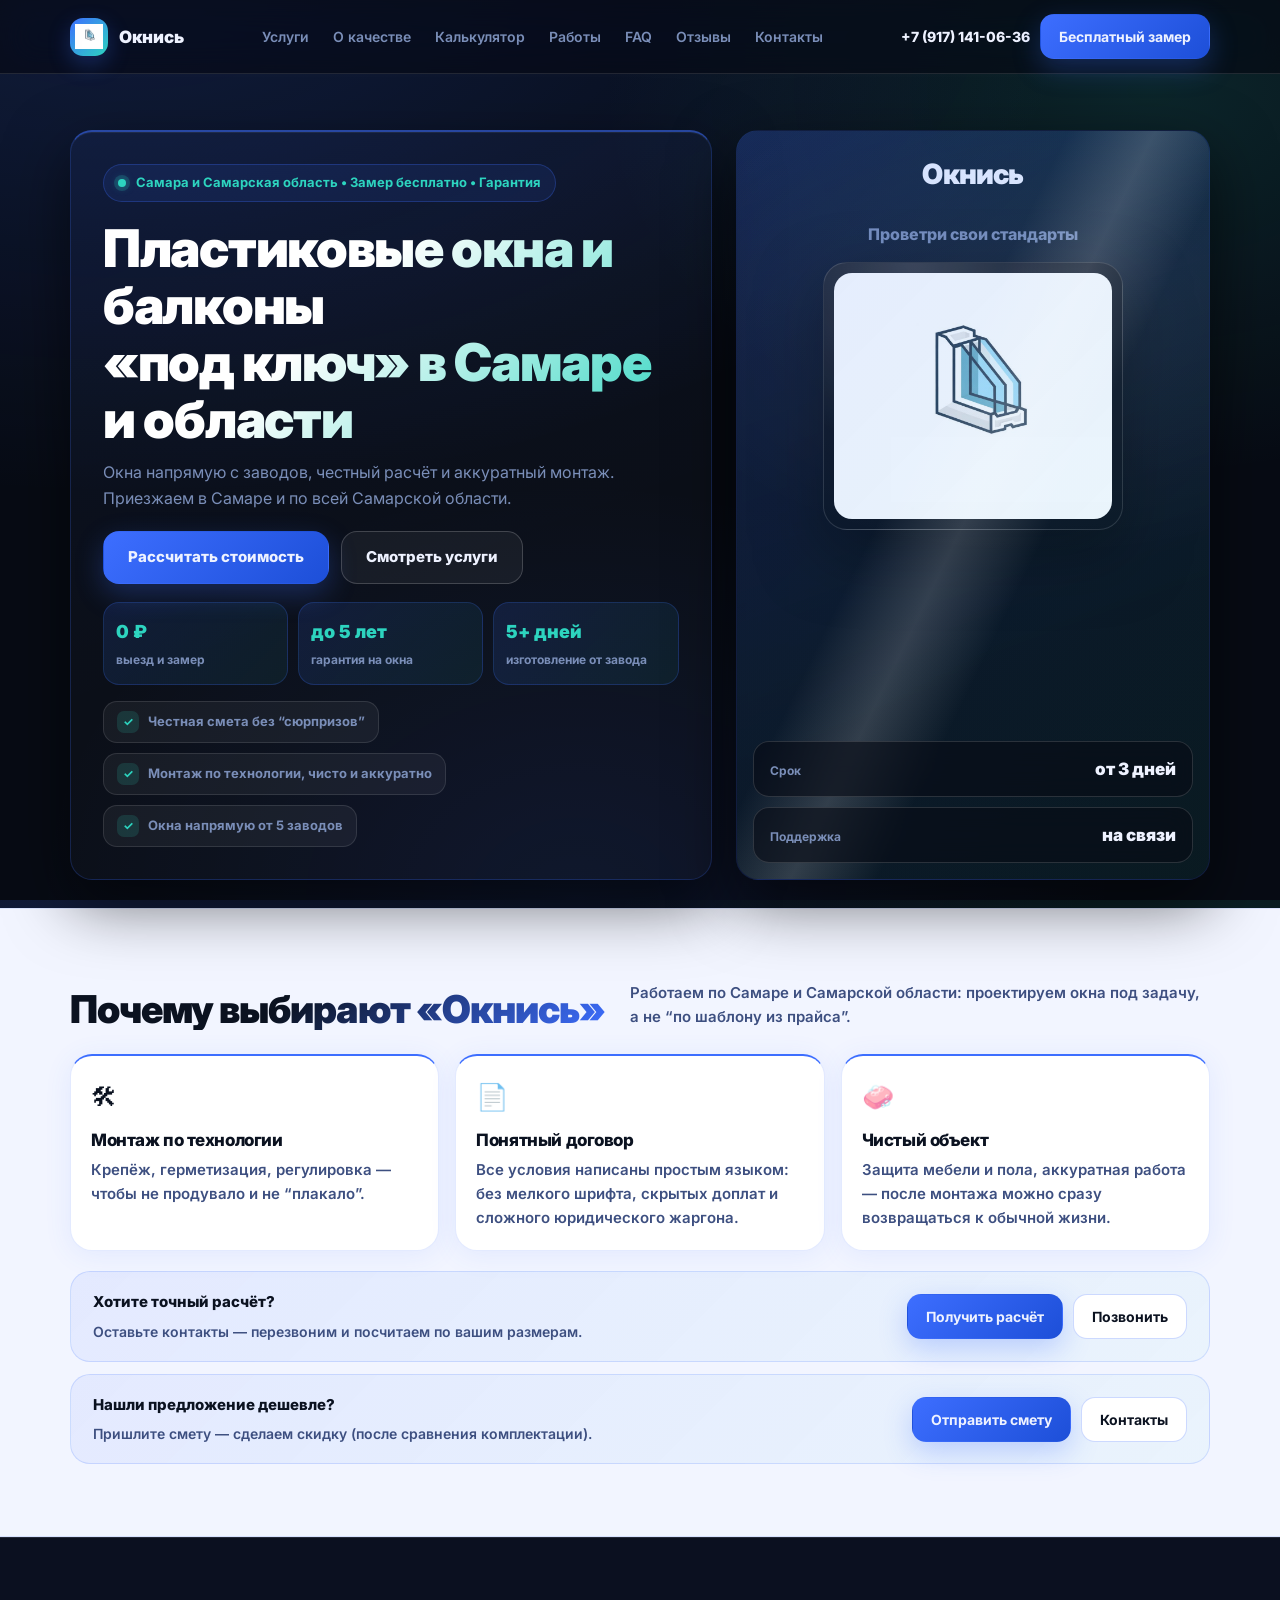
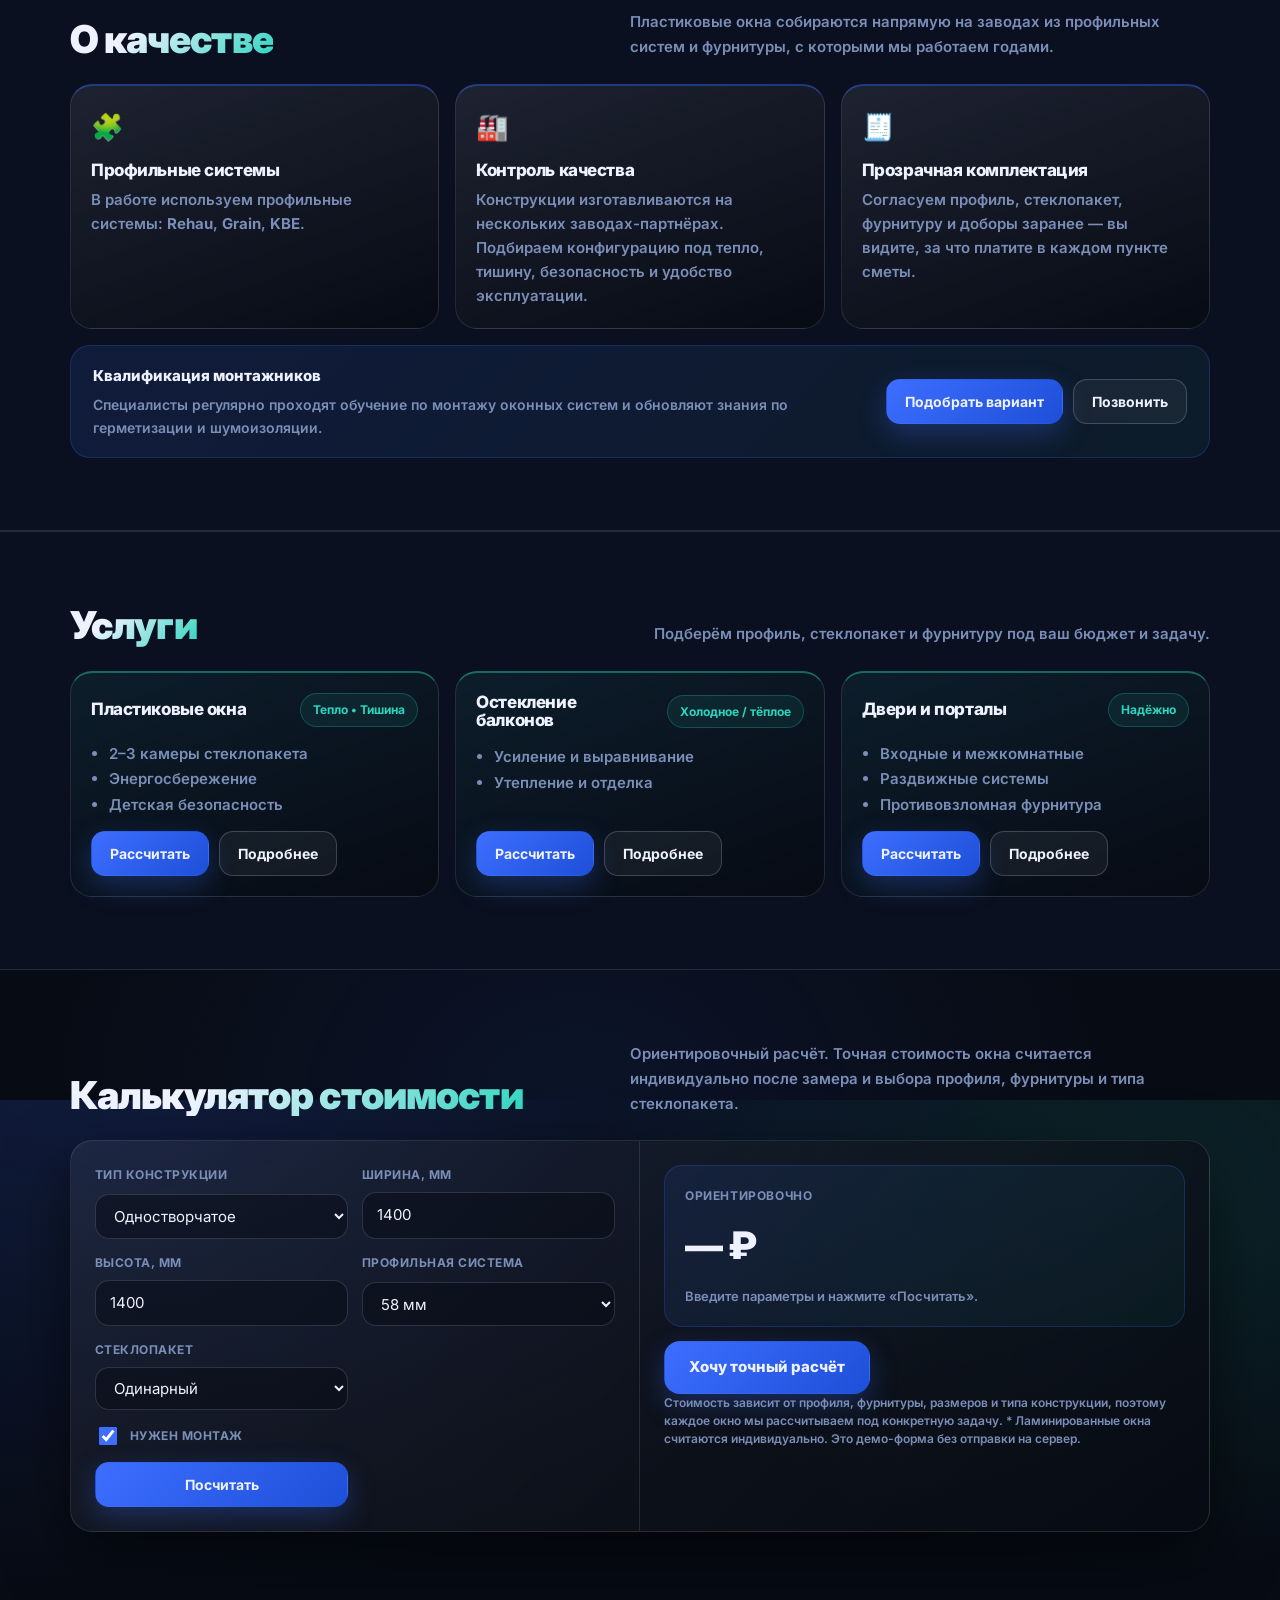
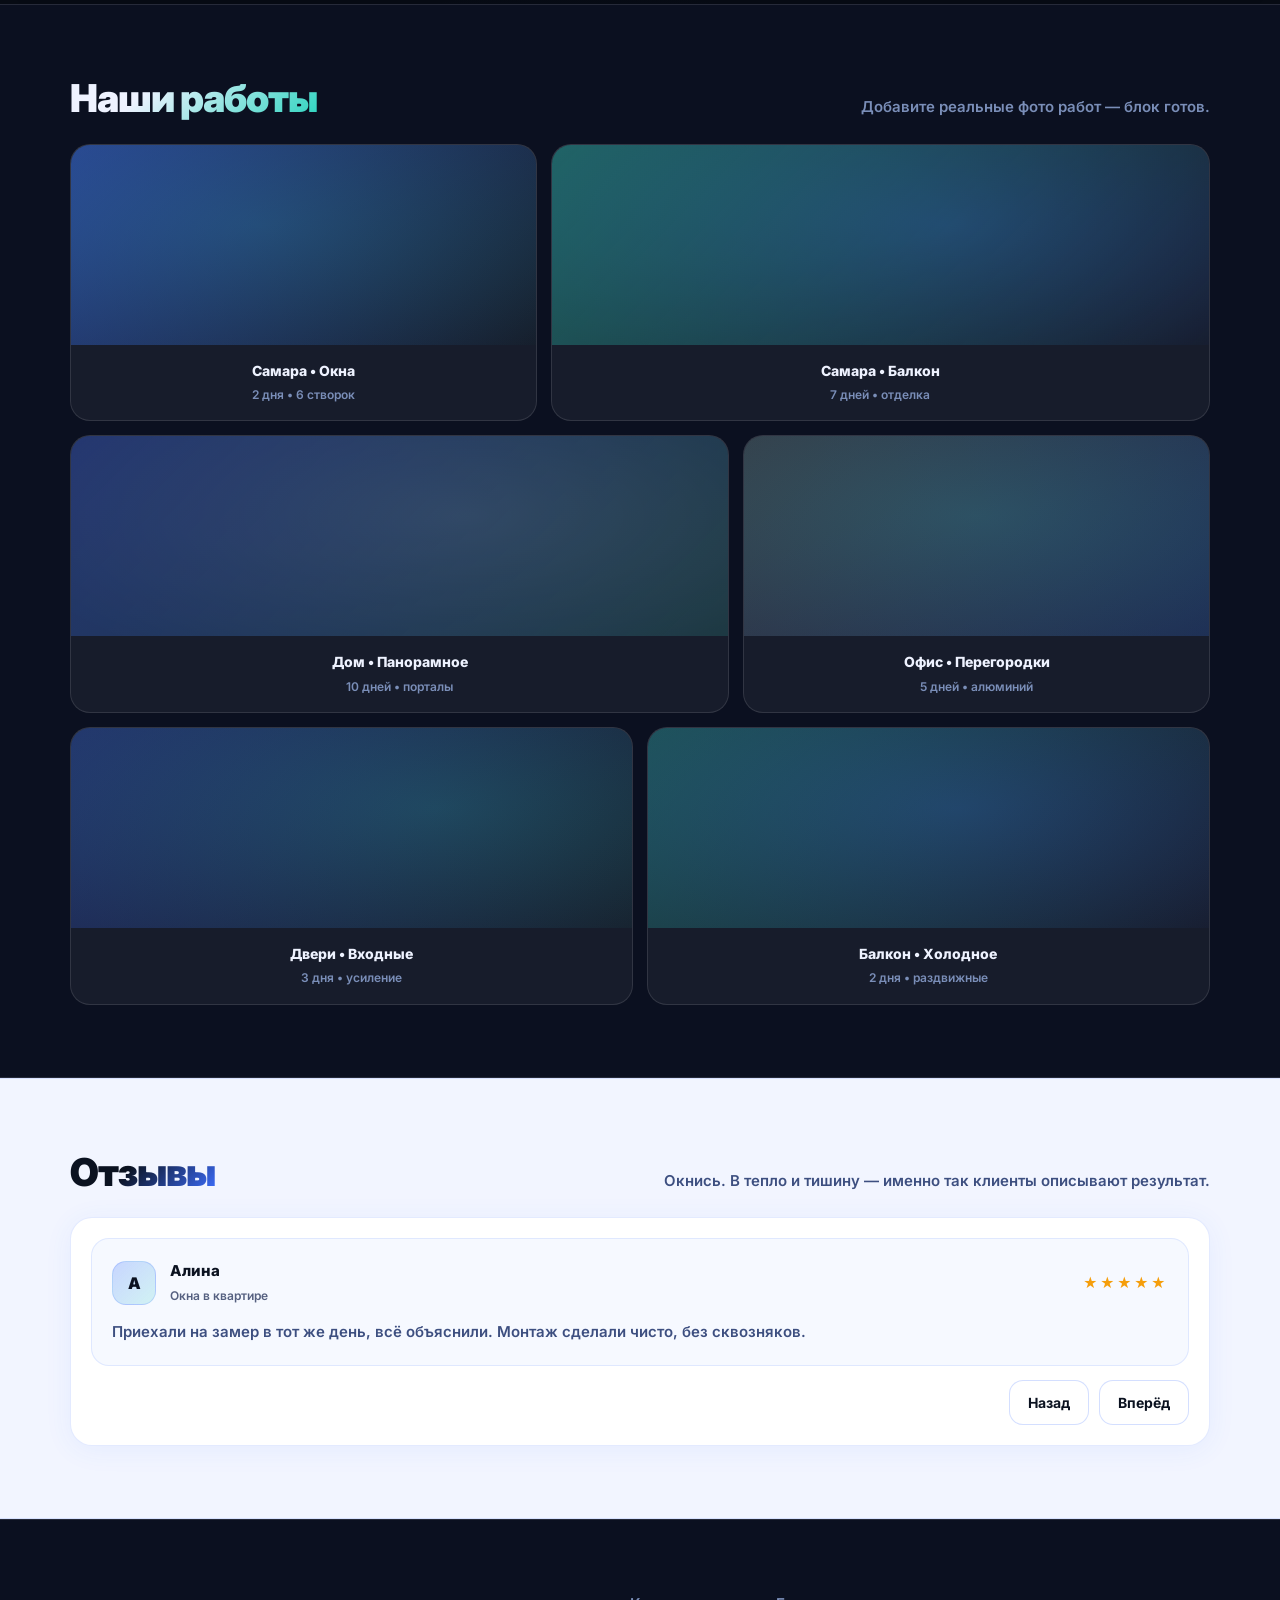
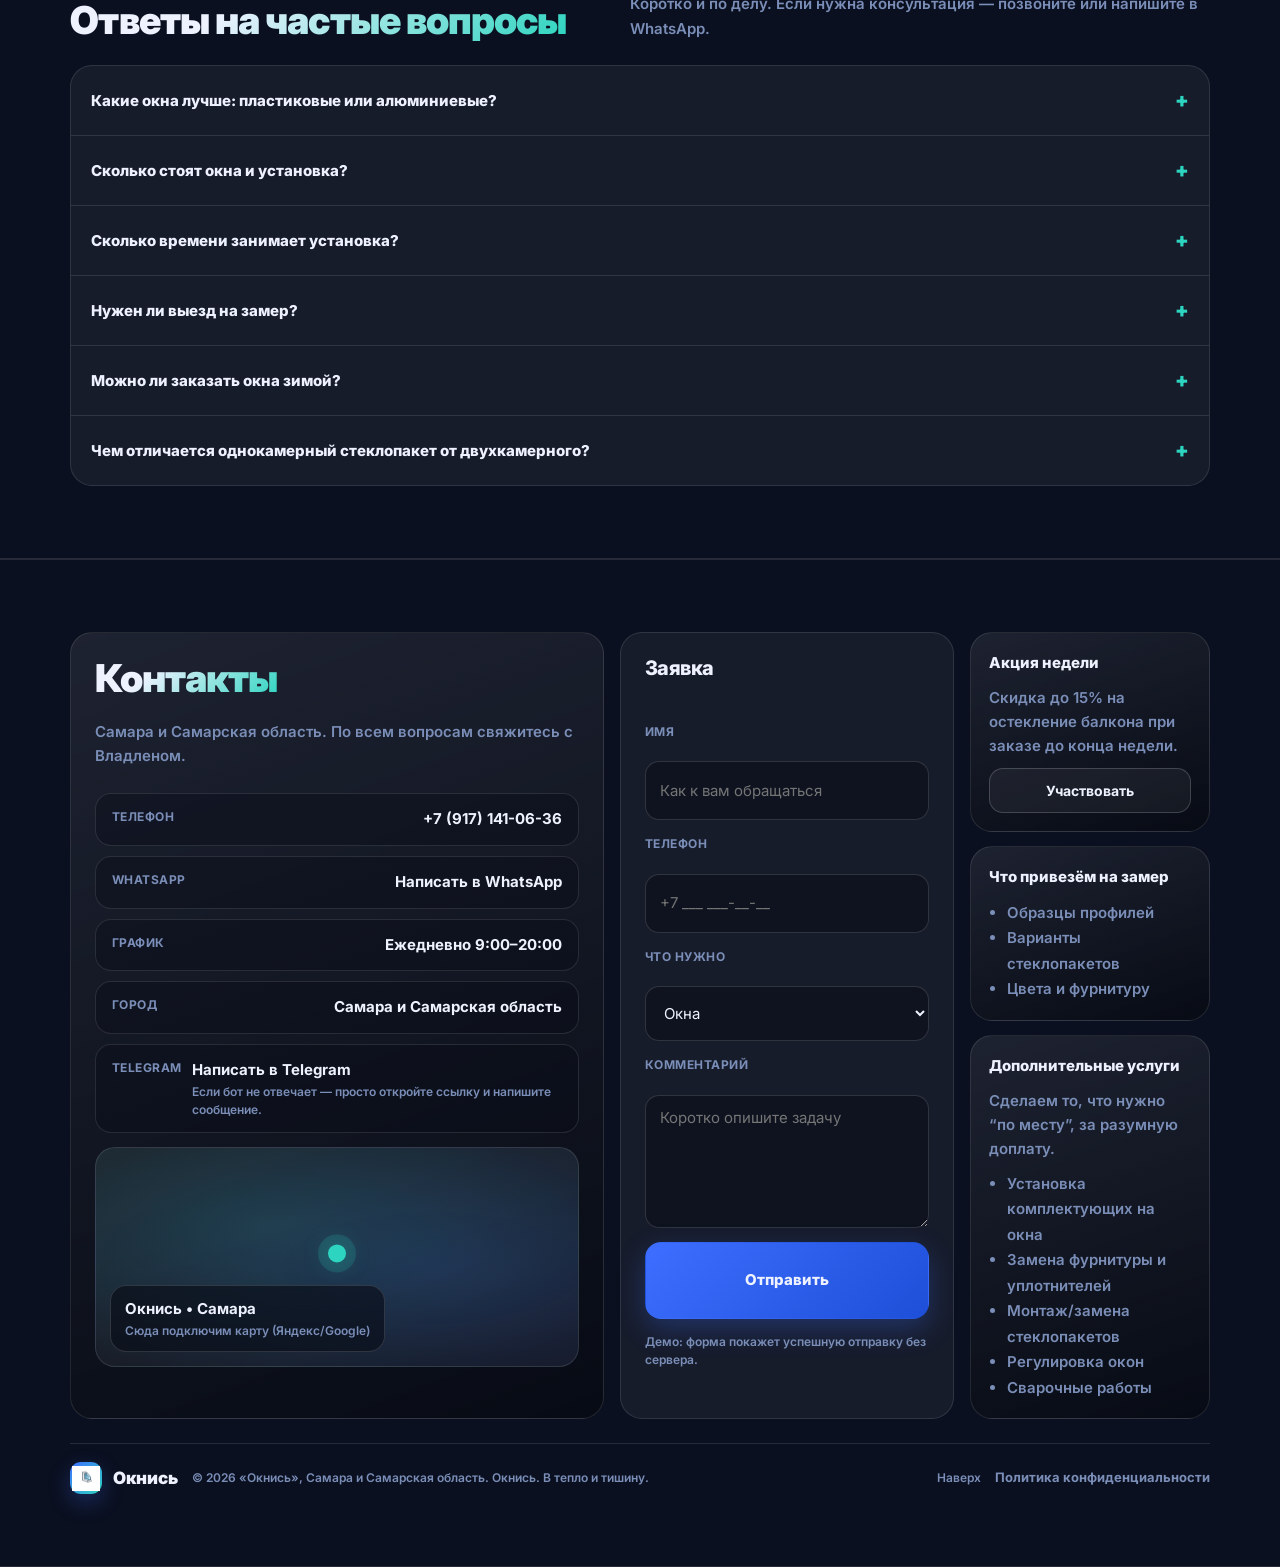
<file: index.html>
<!doctype html>
<html lang="ru">
<head>
  <meta charset="utf-8" />
  <meta name="viewport" content="width=device-width,initial-scale=1" />
  <meta name="theme-color" content="#0B5FFF" />
  <title>Окнись — окна в Самаре и Самарской области</title>
  <meta name="description" content="Окнись (Самара и Самарская область): пластиковые окна напрямую от заводов с гарантией до 5 лет. Замер бесплатно, аккуратный монтаж, понятный договор без скрытых условий." />

  <meta property="og:title" content="Окнись — окна в Самаре и Самарской области" />
  <meta property="og:description" content="Пластиковые окна напрямую от заводов, гарантия до 5 лет, замер бесплатно. Работаем по Самаре и Самарской области." />
  <meta property="og:type" content="website" />
  <link rel="icon" href="./assets/logo.png" type="image/png" />

  <link rel="preconnect" href="https://fonts.googleapis.com">
  <link rel="preconnect" href="https://fonts.gstatic.com" crossorigin>
  <link href="https://fonts.googleapis.com/css2?family=Inter:wght@400;500;600;700;800&display=swap" rel="stylesheet">

  <link rel="stylesheet" href="./styles-v2.css" />
</head>

<body>
  <a class="skip" href="#main">Перейти к содержимому</a>

  <header class="header" id="top">
    <div class="container header__row">
      <a class="logo" href="#top" aria-label="Окнись — на главную">
        <span class="logo__mark" aria-hidden="true">
          <img src="./assets/logo.png" alt="" class="logo__img" />
        </span>
        <span class="logo__text">Окнись</span>
      </a>

      <nav class="nav" aria-label="Основная навигация">
        <a href="#services">Услуги</a>
        <a href="#quality">О качестве</a>
        <a href="#calc">Калькулятор</a>
        <a href="#portfolio">Работы</a>
        <a href="#faq">FAQ</a>
        <a href="#reviews">Отзывы</a>
        <a href="#contacts">Контакты</a>
      </nav>

      <div class="header__cta">
        <a class="phone" href="tel:+79171410636" aria-label="Позвонить">+7 (917) 141-06-36</a>
        <button class="btn btn--primary" data-open-modal="lead">Бесплатный замер</button>
        <button class="burger" aria-label="Открыть меню" aria-expanded="false" aria-controls="mobileMenu">
          <span></span><span></span><span></span>
        </button>
      </div>
    </div>

    <div class="mobile" id="mobileMenu" hidden>
      <div class="container mobile__panel">
        <div class="mobile__links">
          <a href="#services">Услуги</a>
          <a href="#quality">О качестве</a>
          <a href="#calc">Калькулятор</a>
          <a href="#portfolio">Работы</a>
          <a href="#faq">FAQ</a>
          <a href="#reviews">Отзывы</a>
          <a href="#contacts">Контакты</a>
        </div>
        <div class="mobile__actions">
          <a class="btn btn--ghost" href="tel:+79171410636">Позвонить</a>
          <button class="btn btn--primary" data-open-modal="lead">Оставить заявку</button>
        </div>
      </div>
    </div>
  </header>

  <main id="main">
    <section class="hero">
      <div class="container hero__grid">
        <div class="hero__content">

          <div class="pill">
            <span class="dot" aria-hidden="true"></span>
            <span>Самара и Самарская область • Замер бесплатно • Гарантия</span>
          </div>

          <h1>Пластиковые окна и балконы<br />«под ключ» в Самаре и области</h1>

          <p class="lead">
            Окна напрямую с заводов, честный расчёт и аккуратный монтаж. Приезжаем в Самаре и по всей Самарской области.
          </p>

          <div class="hero__actions">
            <button class="btn btn--primary btn--lg" data-open-modal="lead">Рассчитать стоимость</button>
            <a class="btn btn--ghost btn--lg" href="#services">Смотреть услуги</a>
          </div>

          <dl class="stats" aria-label="Ключевые преимущества">
            <div class="stat">
              <dt>0 ₽</dt><dd>выезд и замер</dd>
            </div>
            <div class="stat">
              <dt>до 5 лет</dt><dd>гарантия на окна</dd>
            </div>
            <div class="stat">
              <dt>5+ дней</dt><dd>изготовление от завода</dd>
            </div>
          </dl>

          <div class="trust">
            <div class="trust__item">
              <span class="trust__icon" aria-hidden="true">✓</span>
              <span>Честная смета без “сюрпризов”</span>
            </div>
            <div class="trust__item">
              <span class="trust__icon" aria-hidden="true">✓</span>
              <span>Монтаж по технологии, чисто и аккуратно</span>
            </div>
            <div class="trust__item">
              <span class="trust__icon" aria-hidden="true">✓</span>
              <span>Окна напрямую от 5 заводов</span>
            </div>
          </div>
        </div>

        <div class="hero__visual" aria-hidden="true">
          <div class="hero-logo hero-logo--big">
            <div class="hero-logo__name hero-logo__name--big">Окнись</div>

            <div class="hero-logo__tagline hero-logo__tagline--big">Проветри свои стандарты</div>

            <div class="hero-logo__img-wrap hero-logo__img-wrap--big">
              <img src="./assets/logo.png" alt="" class="hero-logo__img hero-logo__img--big" />
            </div>
          </div>
          <div class="glass">
            <div class="glass__shine"></div>
          </div>
          <div class="hero__cards">
            <div class="mini">
              <div class="mini__title">Срок</div>
              <div class="mini__value">от 3 дней</div>
            </div>
            <div class="mini">
              <div class="mini__title">Поддержка</div>
              <div class="mini__value">на связи</div>
            </div>
          </div>
        </div>
      </div>
    </section>

    <section class="section section--light">
      <div class="container">
        <div class="section__head">
          <h2>Почему выбирают «Окнись»</h2>
          <p>Работаем по Самаре и Самарской области: проектируем окна под задачу, а не “по шаблону из прайса”.</p>
        </div>

        <div class="grid grid--3">
          <article class="card">
            <div class="card__icon" aria-hidden="true">🛠</div>
            <h3>Монтаж по технологии</h3>
            <p>Крепёж, герметизация, регулировка — чтобы не продувало и не “плакало”.</p>
          </article>

          <article class="card">
            <div class="card__icon" aria-hidden="true">📄</div>
            <h3>Понятный договор</h3>
            <p>Все условия написаны простым языком: без мелкого шрифта, скрытых доплат и сложного юридического жаргона.</p>
          </article>

          <article class="card">
            <div class="card__icon" aria-hidden="true">🧼</div>
            <h3>Чистый объект</h3>
            <p>Защита мебели и пола, аккуратная работа — после монтажа можно сразу возвращаться к обычной жизни.</p>
          </article>
        </div>

        <div class="ribbon">
          <div class="ribbon__left">
            <strong>Хотите точный расчёт?</strong>
            <span>Оставьте контакты — перезвоним и посчитаем по вашим размерам.</span>
          </div>
          <div class="ribbon__right">
            <button class="btn btn--primary" data-open-modal="lead">Получить расчёт</button>
            <a class="btn btn--ghost" href="tel:+79171410636">Позвонить</a>
          </div>
        </div>

        <div class="ribbon ribbon--warn" style="margin-top:12px">
          <div class="ribbon__left">
            <strong>Нашли предложение дешевле?</strong>
            <span>Пришлите смету — сделаем скидку (после сравнения комплектации).</span>
          </div>
          <div class="ribbon__right">
            <button class="btn btn--primary" data-open-modal="lead" data-subject="Нашёл дешевле: хочу скидку (прикреплю смету)">Отправить смету</button>
            <a class="btn btn--ghost" href="#contacts">Контакты</a>
          </div>
        </div>
      </div>
    </section>

    <section class="section section--alt" id="quality">
      <div class="container">
        <div class="section__head">
          <h2>О качестве</h2>
          <p>Пластиковые окна собираются напрямую на заводах из профильных систем и фурнитуры, с которыми мы работаем годами.</p>
        </div>

        <div class="grid grid--3">
          <article class="card">
            <div class="card__icon" aria-hidden="true">🧩</div>
            <h3>Профильные системы</h3>
            <p>В работе используем профильные системы: <strong>Rehau</strong>, <strong>Grain</strong>, <strong>KBE</strong>.</p>
          </article>

          <article class="card">
            <div class="card__icon" aria-hidden="true">🏭</div>
            <h3>Контроль качества</h3>
            <p>Конструкции изготавливаются на нескольких заводах-партнёрах. Подбираем конфигурацию под тепло, тишину, безопасность и удобство эксплуатации.</p>
          </article>

          <article class="card">
            <div class="card__icon" aria-hidden="true">🧾</div>
            <h3>Прозрачная комплектация</h3>
            <p>Согласуем профиль, стеклопакет, фурнитуру и доборы заранее — вы видите, за что платите в каждом пункте сметы.</p>
          </article>
        </div>

        <div class="ribbon" style="margin-top:16px">
          <div class="ribbon__left">
            <strong>Квалификация монтажников</strong>
              <span>Специалисты регулярно проходят обучение по монтажу оконных систем и обновляют знания по герметизации и шумоизоляции.</span>
          </div>
          <div class="ribbon__right">
            <button class="btn btn--primary" data-open-modal="lead" data-subject="Хочу консультацию по профилю/стеклопакету">Подобрать вариант</button>
            <a class="btn btn--ghost" href="tel:+79171410636">Позвонить</a>
          </div>
        </div>
      </div>
    </section>

    <section class="section section--alt" id="services">
      <div class="container">
        <div class="section__head">
          <h2>Услуги</h2>
          <p>Подберём профиль, стеклопакет и фурнитуру под ваш бюджет и задачу.</p>
        </div>

        <div class="grid grid--3">
          <article class="service">
            <div class="service__top">
              <h3>Пластиковые окна</h3>
              <span class="tag">Тепло • Тишина</span>
            </div>
            <ul class="list">
              <li>2–3 камеры стеклопакета</li>
              <li>Энергосбережение</li>
              <li>Детская безопасность</li>
            </ul>
            <div class="service__bottom">
              <button class="btn btn--primary" data-open-modal="lead" data-subject="Окна: хочу расчёт">Рассчитать</button>
              <button class="btn btn--ghost" data-open-modal="details" data-details="windows">Подробнее</button>
            </div>
          </article>

          <article class="service">
            <div class="service__top">
              <h3>Остекление балконов</h3>
              <span class="tag">Холодное / тёплое</span>
            </div>
            <ul class="list">
              <li>Усиление и выравнивание</li>
              <li>Утепление и отделка</li>
            </ul>
            <div class="service__bottom">
              <button class="btn btn--primary" data-open-modal="lead" data-subject="Балкон: хочу расчёт">Рассчитать</button>
              <button class="btn btn--ghost" data-open-modal="details" data-details="balcony">Подробнее</button>
            </div>
          </article>

          <article class="service">
            <div class="service__top">
              <h3>Двери и порталы</h3>
              <span class="tag">Надёжно</span>
            </div>
            <ul class="list">
              <li>Входные и межкомнатные</li>
              <li>Раздвижные системы</li>
              <li>Противовзломная фурнитура</li>
            </ul>
            <div class="service__bottom">
              <button class="btn btn--primary" data-open-modal="lead" data-subject="Двери: хочу расчёт">Рассчитать</button>
              <button class="btn btn--ghost" data-open-modal="details" data-details="doors">Подробнее</button>
            </div>
          </article>
        </div>
      </div>
    </section>

    <section class="section" id="calc">
      <div class="container">
        <div class="section__head">
          <h2>Калькулятор стоимости</h2>
          <p>Ориентировочный расчёт. Точная стоимость окна считается индивидуально после замера и выбора профиля, фурнитуры и типа стеклопакета.</p>
        </div>

        <div class="calc">
          <form class="calc__form" id="calcForm">
            <label class="field">
              <span>Тип конструкции</span>
              <select name="construction" required>
                <option value="single">Одностворчатое</option>
                <option value="double">Двустворчатое</option>
                <option value="triple">Трёхстворчатое</option>
                <option value="balconyBlock">Балконный блок</option>
                <option value="loggia">Лоджия / Балкон</option>
                <option value="other">Другое</option>
              </select>
            </label>

            <label class="field">
              <span>Ширина, мм</span>
              <input name="w" type="number" min="500" max="4000" value="1400" required />
            </label>

            <label class="field">
              <span>Высота, мм</span>
              <input name="h" type="number" min="500" max="3500" value="1400" required />
            </label>

            <label class="field">
              <span>Профильная система</span>
              <select name="profile" required>
                <option value="58">58 мм</option>
                <option value="70">70 мм</option>
                <option value="other">Другое</option>
              </select>
            </label>

            <label class="field">
              <span>Стеклопакет</span>
              <select name="glasspack" required>
                <option value="single">Одинарный</option>
                <option value="oneChamber">Однокамерный</option>
                <option value="twoChamber">Двукамерный</option>
              </select>
            </label>

            <label class="field field--row">
              <input name="install" type="checkbox" checked />
              <span>Нужен монтаж</span>
            </label>

            <button class="btn btn--primary" type="submit">Посчитать</button>
          </form>

          <div class="calc__result" aria-live="polite">
            <div class="price">
              <div class="price__label">Ориентировочно</div>
              <div class="price__value"><span id="calcPrice">—</span> ₽</div>
              <div class="price__note" id="calcNote">Введите параметры и нажмите «Посчитать».</div>
            </div>

            <div class="calc__cta">
              <button class="btn btn--primary btn--lg" data-open-modal="lead" data-subject="Хочу точный расчёт по замеру">Хочу точный расчёт</button>
              <p class="small">
                Стоимость зависит от профиля, фурнитуры, размеров и типа конструкции, поэтому каждое окно мы рассчитываем под конкретную задачу. * Ламинированные окна считаются индивидуально. Это демо-форма без отправки на сервер.
              </p>
            </div>
          </div>
        </div>
      </div>
    </section>

    <section class="section section--alt" id="portfolio">
      <div class="container">
        <div class="section__head">
          <h2>Наши работы</h2>
          <p>Добавите реальные фото работ — блок готов.</p>
        </div>

        <div class="gallery">
          <button class="gitem" data-lightbox="1" aria-label="Открыть фото 1">
            <div class="ph ph--1"></div>
            <div class="gcap">
              <div class="gcap__title">Самара • Окна</div>
              <div class="gcap__meta">2 дня • 6 створок</div>
            </div>
          </button>

          <button class="gitem" data-lightbox="2" aria-label="Открыть фото 2">
            <div class="ph ph--2"></div>
            <div class="gcap">
              <div class="gcap__title">Самара • Балкон</div>
              <div class="gcap__meta">7 дней • отделка</div>
            </div>
          </button>

          <button class="gitem" data-lightbox="3" aria-label="Открыть фото 3">
            <div class="ph ph--3"></div>
            <div class="gcap">
              <div class="gcap__title">Дом • Панорамное</div>
              <div class="gcap__meta">10 дней • порталы</div>
            </div>
          </button>

          <button class="gitem" data-lightbox="4" aria-label="Открыть фото 4">
            <div class="ph ph--4"></div>
            <div class="gcap">
              <div class="gcap__title">Офис • Перегородки</div>
              <div class="gcap__meta">5 дней • алюминий</div>
            </div>
          </button>

          <button class="gitem" data-lightbox="5" aria-label="Открыть фото 5">
            <div class="ph ph--5"></div>
            <div class="gcap">
              <div class="gcap__title">Двери • Входные</div>
              <div class="gcap__meta">3 дня • усиление</div>
            </div>
          </button>

          <button class="gitem" data-lightbox="6" aria-label="Открыть фото 6">
            <div class="ph ph--6"></div>
            <div class="gcap">
              <div class="gcap__title">Балкон • Холодное</div>
              <div class="gcap__meta">2 дня • раздвижные</div>
            </div>
          </button>
        </div>
      </div>
    </section>

    <section class="section section--light" id="reviews">
      <div class="container">
        <div class="section__head">
          <h2>Отзывы</h2>
          <p>Окнись. В тепло и тишину — именно так клиенты описывают результат.</p>
        </div>

        <div class="slider" data-slider>
          <div class="slider__track" data-track>
            <article class="review">
              <div class="review__top">
                <div class="avatar" aria-hidden="true">А</div>
                <div>
                  <div class="review__name">Алина</div>
                  <div class="review__meta">Окна в квартире</div>
                </div>
                <div class="stars" aria-label="5 из 5">★★★★★</div>
              </div>
              <p>Приехали на замер в тот же день, всё объяснили. Монтаж сделали чисто, без сквозняков.</p>
            </article>

            <article class="review">
              <div class="review__top">
                <div class="avatar" aria-hidden="true">Р</div>
                <div>
                  <div class="review__name">Рустам</div>
                  <div class="review__meta">Тёплый балкон</div>
                </div>
                <div class="stars" aria-label="5 из 5">★★★★★</div>
              </div>
              <p>Смета прозрачная, цена не выросла. Утеплили и отделали — стало реально тепло.</p>
            </article>

            <article class="review">
              <div class="review__top">
                <div class="avatar" aria-hidden="true">Н</div>
                <div>
                  <div class="review__name">Наталья</div>
                  <div class="review__meta">Дверь и окно</div>
                </div>
                <div class="stars" aria-label="5 из 5">★★★★★</div>
              </div>
              <p>Поставили аккуратно, фурнитура работает мягко. Рекомендую за сервис и сроки.</p>
            </article>

            <article class="review">
              <div class="review__top">
                <div class="avatar" aria-hidden="true">И</div>
                <div>
                  <div class="review__name">Игорь</div>
                  <div class="review__meta">Замена окон в частном доме</div>
                </div>
                <div class="stars" aria-label="5 из 5">★★★★★</div>
              </div>
              <p>Сделали проект под дом, учли разные размеры и режим проветривания. По деньгам всё как в согласованной смете.</p>
            </article>

            <article class="review">
              <div class="review__top">
                <div class="avatar" aria-hidden="true">Е</div>
                <div>
                  <div class="review__name">Елена</div>
                  <div class="review__meta">Остекление лоджии</div>
                </div>
                <div class="stars" aria-label="5 из 5">★★★★★</div>
              </div>
              <p>Лоджия стала тише и теплее. Ребята всё объяснили простым языком, по договору вопросов не возникло.</p>
            </article>
          </div>

          <div class="slider__controls">
            <button class="btn btn--ghost" type="button" data-prev aria-label="Предыдущий отзыв">Назад</button>
            <button class="btn btn--ghost" type="button" data-next aria-label="Следующий отзыв">Вперёд</button>
          </div>
        </div>
      </div>
    </section>

    <section class="section section--alt" id="faq">
      <div class="container">
        <div class="section__head">
          <h2>Ответы на частые вопросы</h2>
          <p>Коротко и по делу. Если нужна консультация — позвоните или напишите в WhatsApp.</p>
        </div>

        <div class="faq">
          <details class="faq__item">
            <summary>Какие окна лучше: пластиковые или алюминиевые?</summary>
            <div class="faq__body">
              <p><strong>Зависит от задачи.</strong> Пластиковые окна — оптимальны по цене и хорошо сохраняют тепло. Алюминиевые — прочные, подходят для больших проёмов и фасадов, часто используются в коммерческих зданиях.</p>
            </div>
          </details>

          <details class="faq__item">
            <summary>Сколько стоят окна и установка?</summary>
            <div class="faq__body">
              <p>Цена зависит от размеров, профиля, стеклопакета и комплектации (сетки, подоконники, откосы и т.д.). Оставьте заявку — сделаем точный расчёт и предложим варианты под ваш бюджет.</p>
            </div>
          </details>

          <details class="faq__item">
            <summary>Сколько времени занимает установка?</summary>
            <div class="faq__body">
              <p>Установка одного окна обычно занимает 1,5–3 часа. При большом объёме монтаж выполняем бригадой за 1 рабочий день — аккуратно и с соблюдением технологии.</p>
            </div>
          </details>

          <details class="faq__item">
            <summary>Нужен ли выезд на замер?</summary>
            <div class="faq__body">
              <p>Да, рекомендуем бесплатный замер: уточним размеры, подберём профиль/фурнитуру и согласуем работы. Если вы отказываетесь от замера, ответственность за размеры остаётся на заказчике.</p>
            </div>
          </details>

          <details class="faq__item">
            <summary>Можно ли заказать окна зимой?</summary>
            <div class="faq__body">
              <p>Да. Монтаж возможен круглый год — используем подходящие материалы и соблюдаем требования к герметичности.</p>
            </div>
          </details>

          <details class="faq__item">
            <summary>Чем отличается однокамерный стеклопакет от двухкамерного?</summary>
            <div class="faq__body">
              <p><strong>Однокамерный</strong> — 2 стекла: легче и дешевле, но хуже держит тепло. <strong>Двукамерный</strong> — 3 стекла: лучше шумоизоляция и теплее; для большинства квартир чаще рекомендуют его.</p>
            </div>
          </details>
        </div>

      </div>
    </section>

    <section class="section section--alt" id="contacts">
      <div class="container">
        <div class="contacts">
          <div class="contacts__info">
            <div class="section__head section__head--left">
              <h2>Контакты</h2>
              <p>Самара и Самарская область. По всем вопросам свяжитесь с Владленом.</p>
            </div>

            <div class="info">
              <div class="info__row">
                <div class="info__k">Телефон</div>
                <div class="info__v"><a href="tel:+79171410636">+7 (917) 141-06-36</a></div>
              </div>
              <div class="info__row">
                <div class="info__k">WhatsApp</div>
                <div class="info__v"><a href="#" id="waLink">Написать в WhatsApp</a></div>
              </div>
              <div class="info__row">
                <div class="info__k">График</div>
                <div class="info__v">Ежедневно 9:00–20:00</div>
              </div>
              <div class="info__row">
                <div class="info__k">Город</div>
                <div class="info__v">Самара и Самарская область</div>
              </div>
              <div class="info__row">
                <div class="info__k">Telegram</div>
                <div class="info__v">
                  <a href="#" id="tgBotLink">Написать в Telegram</a>
                  <div class="small">Если бот не отвечает — просто откройте ссылку и напишите сообщение.</div>
                </div>
              </div>
            </div>

            <div class="map" role="img" aria-label="Карта (заглушка)">
              <div class="map__pin" aria-hidden="true"></div>
              <div class="map__text">
                <strong>Окнись • Самара</strong>
                <div class="small">Сюда подключим карту (Яндекс/Google)</div>
              </div>
            </div>
          </div>

          <div class="contacts__form">
            <form class="form" id="leadForm">
              <h3>Заявка</h3>

              <label class="field">
                <span>Имя</span>
                <input name="name" autocomplete="name" placeholder="Как к вам обращаться" required />
              </label>

              <label class="field">
                <span>Телефон</span>
                <input name="phone" autocomplete="tel" inputmode="tel" placeholder="+7 ___ ___-__-__" required />
              </label>

              <label class="field">
                <span>Что нужно</span>
                <select name="subject">
                  <option>Окна</option>
                  <option>Балкон</option>
                  <option>Двери</option>
                  <option>Другое</option>
                </select>
              </label>

              <label class="field">
                <span>Комментарий</span>
                <textarea name="msg" rows="4" placeholder="Коротко опишите задачу"></textarea>
              </label>

              <button class="btn btn--primary btn--lg" type="submit">Отправить</button>
              <p class="small">Демо: форма покажет успешную отправку без сервера.</p>
            </form>

            <div class="aside">
              <div class="aside__box">
                <div class="aside__title">Акция недели</div>
                <div class="aside__text">Скидка до 15% на остекление балкона при заказе до конца недели.</div>
                <button class="btn btn--ghost" data-open-modal="lead" data-subject="Акция: хочу скидку">Участвовать</button>
              </div>

              <div class="aside__box">
                <div class="aside__title">Что привезём на замер</div>
                <ul class="list">
                  <li>Образцы профилей</li>
                  <li>Варианты стеклопакетов</li>
                  <li>Цвета и фурнитуру</li>
                </ul>
              </div>

              <div class="aside__box">
                <div class="aside__title">Дополнительные услуги</div>
                <div class="aside__text">Сделаем то, что нужно “по месту”, за разумную доплату.</div>
                <ul class="list">
                  <li>Установка комплектующих на окна</li>
                  <li>Замена фурнитуры и уплотнителей</li>
                  <li>Монтаж/замена стеклопакетов</li>
                  <li>Регулировка окон</li>
                  <li>Сварочные работы</li>
                </ul>
              </div>
            </div>
          </div>
        </div>

        <footer class="footer">
          <div class="footer__left">
            <div class="logo logo--small">
              <span class="logo__mark" aria-hidden="true">
                <img src="./assets/logo.png" alt="" class="logo__img" />
              </span>
              <span class="logo__text">Окнись</span>
            </div>
            <div class="small">© <span id="year"></span> «Окнись», Самара и Самарская область. Окнись. В тепло и тишину.</div>
          </div>

          <div class="footer__right">
            <a class="small" href="#top">Наверх</a>
            <button class="small linklike" type="button" data-open-modal="policy">Политика конфиденциальности</button>
          </div>
        </footer>
      </div>
    </section>
  </main>

  <div class="modal" id="modal" aria-hidden="true">
    <div class="modal__backdrop" data-close-modal></div>
    <div class="modal__dialog" role="dialog" aria-modal="true" aria-labelledby="modalTitle">
      <button class="modal__close" type="button" aria-label="Закрыть" data-close-modal>×</button>
      <div class="modal__content" id="modalContent"></div>
    </div>
  </div>

  <script type="application/ld+json">
  {
    "@context":"https://schema.org",
    "@type":"LocalBusiness",
    "name":"Окнись",
    "telephone":"+7 917 141-06-36",
    "openingHours":"Mo-Su 09:00-20:00",
    "areaServed":"Самара и Самарская область",
    "founder":"Владлен",
    "address":{"@type":"PostalAddress","addressLocality":"Самара","addressCountry":"RU"},
    "url":""
  }
  </script>

  <script src="./script.js"></script>
</body>
</html>
</file>
<file: styles-v2.css>
/* ============================================================
   ОКНИСТ — v2 redesign
   ============================================================ */

:root {
  --bg:       #070b14;
  --bg-alt:   #0b1020;
  --surface:  rgba(255,255,255,.05);
  --surface2: rgba(255,255,255,.08);
  --text:     #eef2ff;
  --muted:    #7a8eb8;
  --line:     rgba(255,255,255,.11);
  --brand:    #3d6eff;
  --brand2:   #2DD4BF;
  --glow-b:   rgba(61,110,255,.28);
  --glow-t:   rgba(45,212,191,.22);
  --shadow:   0 24px 64px rgba(0,0,0,.55);
  --radius:   22px;
}

/* ── Reset ── */
*, *::before, *::after { box-sizing: border-box; }
html, body { height: 100%; }
body {
  margin: 0;
  font-family: Inter, system-ui, -apple-system, 'Segoe UI', Arial, sans-serif;
  font-size: 15px;
  line-height: 1.65;
  color: var(--text);
  background: var(--bg);
  background-image:
    radial-gradient(ellipse 1600px 900px at 10% -5%,  rgba(61,110,255,.18) 0%, transparent 60%),
    radial-gradient(ellipse 1000px 700px at 90%  10%, rgba(45,212,191,.13) 0%, transparent 55%),
    radial-gradient(ellipse  900px 700px at 45% 100%, rgba(61,110,255,.09) 0%, transparent 60%);
}
a { color: inherit; text-decoration: none; }
a:hover { opacity: .88; }
button, input, select, textarea { font: inherit; color: inherit; }
h1, h2, h3 { line-height: 1.1; letter-spacing: -.025em; }
.container { width: min(1140px, 92vw); margin: 0 auto; }

/* ── Skip link ── */
.skip {
  position: absolute; left: -9999px; top: auto;
  background: #fff; color: #000; padding: 10px 14px; border-radius: 10px; z-index: 9999;
}
.skip:focus { left: 14px; top: 14px; }

/* ============================================================
   HEADER
   ============================================================ */
.header {
  position: sticky; top: 0; z-index: 100;
  backdrop-filter: blur(18px) saturate(1.5);
  -webkit-backdrop-filter: blur(18px) saturate(1.5);
  background: rgba(7,11,20,.72);
  border-bottom: 1px solid var(--line);
}
.header__row {
  display: flex; align-items: center; justify-content: space-between;
  gap: 16px; padding: 14px 0;
}

/* Logo */
.logo { display: flex; align-items: center; gap: 11px; font-weight: 800; }
.logo__mark {
  width: 38px; height: 38px; border-radius: 13px;
  display: grid; place-items: center;
  background: linear-gradient(135deg, var(--brand), var(--brand2));
  box-shadow: 0 8px 22px var(--glow-b);
}
.logo__img { width: 28px; height: 28px; display: block; object-fit: contain; }
.logo--small .logo__mark { width: 32px; height: 32px; border-radius: 11px; }
.logo__text { font-size: 17px; font-weight: 900; }

/* Nav */
.nav { display: flex; gap: 4px; align-items: center; }
.nav a {
  color: var(--muted); font-weight: 600; font-size: 14px;
  padding: 6px 10px; border-radius: 10px;
  transition: color .15s, background .15s;
}
.nav a:hover { color: var(--text); background: var(--surface); opacity: 1; }

.header__cta { display: flex; gap: 10px; align-items: center; }
.phone { color: var(--text); font-weight: 800; font-size: 14px; }

/* Burger */
.burger {
  width: 44px; height: 44px; border-radius: 14px;
  border: 1px solid var(--line);
  background: var(--surface);
  display: none; flex-direction: column; align-items: center; justify-content: center; gap: 5px;
  cursor: pointer; padding: 0;
}
.burger span { display: block; width: 20px; height: 2px; background: var(--text); border-radius: 2px; }

/* Mobile menu */
.mobile { border-top: 1px solid var(--line); background: rgba(7,11,20,.92); }
.mobile__panel { padding: 16px 0; display: grid; gap: 14px; }
.mobile__links { display: grid; gap: 6px; }
.mobile__links a { color: var(--muted); font-weight: 700; padding: 8px 0; }
.mobile__actions { display: flex; gap: 10px; flex-wrap: wrap; }

/* ============================================================
   BUTTONS
   ============================================================ */
.btn {
  display: inline-flex; align-items: center; justify-content: center;
  padding: 10px 18px;
  border-radius: 14px;
  border: 1px solid var(--line);
  background: var(--surface);
  color: var(--text);
  font-weight: 700; font-size: 14px;
  cursor: pointer;
  transition: transform .15s ease, box-shadow .15s ease, background .15s ease, border-color .15s ease;
  white-space: nowrap;
}
.btn:hover { transform: translateY(-2px); border-color: rgba(255,255,255,.22); }
.btn--primary {
  background: linear-gradient(135deg, var(--brand) 0%, #1d4fd8 100%);
  border-color: transparent;
  box-shadow: 0 10px 28px var(--glow-b);
}
.btn--primary:hover { box-shadow: 0 16px 40px rgba(61,110,255,.45); }
.btn--ghost {
  background: rgba(255,255,255,.05);
  border-color: rgba(255,255,255,.18);
}
.btn--ghost:hover { background: rgba(255,255,255,.10); }
.btn--lg { padding: 13px 24px; border-radius: 16px; font-size: 15px; font-weight: 800; }

/* ============================================================
   HERO
   ============================================================ */
.hero { padding: 56px 0 28px; }
.hero__grid {
  display: grid;
  grid-template-columns: 1.15fr .85fr;
  gap: 24px; align-items: stretch;
}

.hero__content {
  border: 1px solid rgba(61,110,255,.22);
  border-top: 2px solid rgba(61,110,255,.55);
  background: linear-gradient(160deg, rgba(61,110,255,.07) 0%, rgba(255,255,255,.02) 60%);
  border-radius: var(--radius);
  padding: 32px;
  box-shadow: var(--shadow), inset 0 1px 0 rgba(255,255,255,.06);
}

/* Pill badge */
.pill {
  display: inline-flex; gap: 10px; align-items: center;
  padding: 7px 14px;
  border-radius: 999px;
  border: 1px solid rgba(61,110,255,.28);
  background: rgba(61,110,255,.10);
  color: var(--brand2);
  font-weight: 700; font-size: 13px;
}
.dot {
  width: 8px; height: 8px; border-radius: 999px;
  background: var(--brand2);
  box-shadow: 0 0 0 4px rgba(45,212,191,.18), 0 0 10px rgba(45,212,191,.40);
  animation: pulse 2.4s ease-in-out infinite;
}
@keyframes pulse {
  0%, 100% { box-shadow: 0 0 0 4px rgba(45,212,191,.18), 0 0 10px rgba(45,212,191,.40); }
  50%       { box-shadow: 0 0 0 7px rgba(45,212,191,.08), 0 0 18px rgba(45,212,191,.55); }
}

h1 {
  margin: 18px 0 12px;
  font-size: clamp(32px, 4.2vw, 52px);
  font-weight: 900;
  background: linear-gradient(135deg, #ffffff 40%, var(--brand2) 100%);
  -webkit-background-clip: text;
  -webkit-text-fill-color: transparent;
  background-clip: text;
}
.lead { margin: 0 0 20px; color: var(--muted); font-size: 16px; line-height: 1.6; }
.hero__actions { display: flex; gap: 12px; flex-wrap: wrap; margin: 20px 0 18px; }

/* Stats */
.stats {
  display: grid; grid-template-columns: repeat(3, minmax(0, 1fr));
  gap: 10px; margin: 18px 0 0;
}
.stat {
  background: linear-gradient(135deg, rgba(61,110,255,.14), rgba(45,212,191,.07));
  border: 1px solid rgba(61,110,255,.22);
  border-radius: 16px;
  padding: 14px 12px;
  transition: transform .18s;
}
.stat:hover { transform: translateY(-2px); }
.stat dt { font-weight: 900; font-size: 18px; color: var(--brand2); }
.stat dd { margin: 3px 0 0; color: var(--muted); font-size: 12px; font-weight: 700; }

/* Trust */
.trust { display: flex; gap: 10px; flex-wrap: wrap; margin-top: 16px; }
.trust__item {
  display: flex; gap: 9px; align-items: center;
  padding: 9px 13px;
  border: 1px solid var(--line);
  border-radius: 14px;
  background: var(--surface);
  color: var(--muted);
  font-weight: 700; font-size: 13px;
}
.trust__icon {
  width: 22px; height: 22px; border-radius: 7px; display: grid; place-items: center;
  background: rgba(45,212,191,.15);
  color: var(--brand2);
  font-size: 12px;
}

/* Hero visual panel */
.hero__visual {
  border: 1px solid rgba(61,110,255,.18);
  border-radius: var(--radius);
  overflow: hidden;
  position: relative;
  box-shadow: var(--shadow);
  display: flex; align-items: flex-start; justify-content: center;
  padding: 20px 24px 26px;
  background: linear-gradient(160deg, rgba(61,110,255,.12) 0%, rgba(7,11,20,.95) 70%);
}
.glass {
  position: absolute; inset: 0;
  background:
    linear-gradient(135deg, rgba(61,110,255,.14), rgba(45,212,191,.08)),
    radial-gradient(700px 400px at 65% 25%, rgba(255,255,255,.06), transparent 60%);
}
.glass__shine {
  position: absolute; inset: -20%;
  background: linear-gradient(110deg, transparent 42%, rgba(255,255,255,.16) 50%, transparent 58%);
  transform: rotate(6deg);
  animation: shine 6s ease-in-out infinite;
}
@keyframes shine {
  0%   { transform: translateX(-18%) rotate(6deg); opacity: .25; }
  45%  { transform: translateX(12%)  rotate(6deg); opacity: .60; }
  100% { transform: translateX(30%)  rotate(6deg); opacity: .15; }
}
.hero__cards {
  position: absolute; left: 16px; right: 16px; bottom: 16px;
  display: grid; gap: 10px;
}
.mini {
  display: flex; align-items: baseline; justify-content: space-between; gap: 10px;
  padding: 13px 16px;
  border-radius: 16px;
  border: 1px solid rgba(255,255,255,.14);
  background: rgba(7,11,20,.60);
  backdrop-filter: blur(12px);
}
.mini__title { color: var(--muted); font-weight: 700; font-size: 12px; }
.mini__value { font-weight: 900; font-size: 17px; }

/* Hero logo big */
.hero-logo { display: flex; align-items: center; gap: 14px; margin-bottom: 12px; }
.hero-logo__img-wrap {
  width: 64px; height: 64px; border-radius: 20px;
  background: rgba(7,11,20,.85);
  border: 1px solid rgba(255,255,255,.16);
  display: grid; place-items: center;
  box-shadow: 0 16px 40px rgba(0,0,0,.4);
}
.hero-logo__img { width: 54px; height: 54px; object-fit: contain; display: block; }
.hero-logo__text { display: grid; gap: 2px; }
.hero-logo__name { font-weight: 900; font-size: 20px; letter-spacing: -.02em; }
.hero-logo__tagline { font-size: 13px; font-weight: 700; color: var(--muted); }

.hero-logo--big {
  margin-bottom: 24px; flex-direction: column; align-items: center; text-align: center;
}
.hero-logo__name--big { font-size: 28px; font-weight: 900; letter-spacing: -.03em; margin-bottom: 4px; }
.hero-logo__img-wrap--big {
  width: 100%; max-width: 300px; height: auto;
  border-radius: 24px; padding: 10px;
  background: radial-gradient(circle at 30% 0%, rgba(255,255,255,.18), transparent 55%), rgba(7,11,20,.98);
  border: 1px solid rgba(255,255,255,.14);
  box-shadow: var(--shadow); overflow: hidden;
}
.hero-logo__img--big { width: 100%; height: auto; object-fit: contain; display: block; border-radius: 18px; }
.hero-logo__text--big { gap: 4px; margin-top: 10px; }
.hero-logo__tagline--big { font-size: 16px; font-weight: 800; margin-top: 6px; }
.hero-slogan { margin-top: 6px; margin-bottom: 8px; font-weight: 900; letter-spacing: -.01em; }
.hero-slogan--right { font-size: 22px; text-align: center; margin-bottom: 16px; }

/* ============================================================
   SECTIONS
   ============================================================ */
.section { padding: 72px 0; }
.section--alt {
  background: var(--bg-alt);
  border-top: 1px solid var(--line);
  border-bottom: 1px solid var(--line);
}

/* Light sections (Почему Окнист, Отзывы) */
.section--light {
  background: #f2f5ff;
  border-top: 1px solid rgba(61,110,255,.14);
  border-bottom: 1px solid rgba(61,110,255,.14);
}
.section--light .section__head h2 {
  background: linear-gradient(135deg, #0b1220 40%, #3d6eff 100%);
  -webkit-background-clip: text; -webkit-text-fill-color: transparent; background-clip: text;
}
.section--light .section__head p { color: #3d4f80; }
.section--light .card {
  background: #ffffff;
  border: 1px solid rgba(61,110,255,.14);
  border-top: 2px solid var(--brand);
  box-shadow: 0 4px 28px rgba(61,110,255,.09);
  color: #0b1220;
}
.section--light .card h3 { color: #0b1220; }
.section--light .card p { color: #3d4f80; }
.section--light .card:hover { box-shadow: 0 12px 40px rgba(61,110,255,.16); }
.section--light .ribbon {
  background: linear-gradient(135deg, rgba(61,110,255,.08), rgba(45,212,191,.04));
  border: 1px solid rgba(61,110,255,.18);
}
.section--light .ribbon strong { color: #0b1220; }
.section--light .ribbon__left span { color: #3d4f80; }
.section--light .ribbon .btn--ghost {
  color: #0b1220; border-color: rgba(61,110,255,.26); background: #fff;
}
.section--light .slider {
  background: #ffffff; border: 1px solid rgba(61,110,255,.14);
  box-shadow: 0 4px 28px rgba(61,110,255,.07);
}
.section--light .review {
  background: #f6f9ff; border: 1px solid rgba(61,110,255,.12);
}
.section--light .review__name { color: #0b1220; }
.section--light .review__meta { color: #556080; }
.section--light .review p { color: #3d4f80; }
.section--light .stars { color: #f59e0b; }
.section--light .slider__controls .btn {
  color: #0b1220; border-color: rgba(61,110,255,.22); background: #fff;
}
.section--light .slider__controls .btn:hover { background: #eef2ff; }
.section--light .avatar {
  background: linear-gradient(135deg, rgba(61,110,255,.25), rgba(45,212,191,.18));
  border: 1px solid rgba(61,110,255,.20);
  color: #0b1220;
}

/* Section heading */
.section__head {
  display: flex; align-items: flex-end; justify-content: space-between;
  gap: 20px; margin-bottom: 24px;
}
.section__head--left { justify-content: flex-start; align-items: flex-start; flex-direction: column; }
.section__head h2 {
  margin: 0;
  font-size: clamp(26px, 3vw, 40px);
  font-weight: 900;
  background: linear-gradient(135deg, var(--text) 30%, var(--brand2) 100%);
  -webkit-background-clip: text;
  -webkit-text-fill-color: transparent;
  background-clip: text;
}
.section__head p { margin: 0; color: var(--muted); max-width: 58ch; font-weight: 600; }

/* ============================================================
   CARDS
   ============================================================ */
.grid { display: grid; gap: 16px; }
.grid--3 { grid-template-columns: repeat(3, minmax(0, 1fr)); }

.card {
  border: 1px solid var(--line);
  border-top: 2px solid rgba(61,110,255,.45);
  background: linear-gradient(160deg, rgba(255,255,255,.08) 0%, rgba(7,11,20,.95) 100%);
  border-radius: var(--radius);
  padding: 20px;
  transition: transform .2s ease, box-shadow .2s ease, border-color .2s ease;
}
.card:hover {
  transform: translateY(-4px);
  box-shadow: 0 20px 50px rgba(61,110,255,.15);
  border-color: rgba(61,110,255,.35);
}
.card__icon { font-size: 26px; margin-bottom: 4px; }
.card h3 { margin: 12px 0 8px; font-size: 17px; font-weight: 800; }
.card p { margin: 0; color: var(--muted); font-weight: 600; line-height: 1.6; }

/* ============================================================
   RIBBON
   ============================================================ */
.ribbon {
  margin-top: 20px;
  border: 1px solid rgba(61,110,255,.22);
  border-radius: 20px;
  padding: 18px 22px;
  background: linear-gradient(135deg, rgba(61,110,255,.12), rgba(45,212,191,.06));
  display: flex; align-items: center; justify-content: space-between; gap: 16px;
}
.ribbon--warn {
  background: linear-gradient(135deg, rgba(245,158,11,.10), rgba(61,110,255,.08));
  border-color: rgba(245,158,11,.22);
}
.ribbon__left { display: grid; gap: 5px; }
.ribbon__left strong { font-size: 15px; font-weight: 800; }
.ribbon__left span { color: var(--muted); font-weight: 600; font-size: 14px; }
.ribbon__right { display: flex; gap: 10px; flex-wrap: wrap; flex-shrink: 0; }

/* ============================================================
   SERVICES
   ============================================================ */
.service {
  border: 1px solid var(--line);
  border-top: 2px solid rgba(45,212,191,.45);
  background: linear-gradient(160deg, rgba(45,212,191,.07) 0%, rgba(7,11,20,.96) 100%);
  border-radius: var(--radius);
  padding: 20px;
  display: flex; flex-direction: column; gap: 14px;
  transition: transform .2s ease, box-shadow .2s ease;
}
.service:hover {
  transform: translateY(-4px);
  box-shadow: 0 20px 50px rgba(45,212,191,.12);
}
.service__top { display: flex; align-items: center; justify-content: space-between; gap: 10px; }
.service h3 { margin: 0; font-size: 17px; font-weight: 800; }
.tag {
  padding: 6px 12px;
  border: 1px solid rgba(45,212,191,.25);
  border-radius: 999px;
  color: var(--brand2);
  font-weight: 700; font-size: 12px;
  background: rgba(45,212,191,.08);
  white-space: nowrap;
}
.list { margin: 0; padding-left: 18px; color: var(--muted); font-weight: 600; line-height: 1.7; }
.service__bottom { display: flex; gap: 10px; flex-wrap: wrap; margin-top: auto; }

/* ============================================================
   CALCULATOR
   ============================================================ */
.calc {
  border: 1px solid var(--line);
  border-radius: var(--radius);
  overflow: hidden;
  display: grid; grid-template-columns: 1fr 1fr;
  background: linear-gradient(135deg, rgba(255,255,255,.06), rgba(7,11,20,.98));
  box-shadow: var(--shadow);
}
.calc__form {
  padding: 24px;
  display: grid; grid-template-columns: 1fr 1fr;
  gap: 14px;
  border-right: 1px solid var(--line);
}
.field { display: grid; gap: 7px; }
.field span { color: var(--muted); font-weight: 700; font-size: 12px; text-transform: uppercase; letter-spacing: .04em; }
.field input, .field select, .field textarea {
  border: 1px solid rgba(255,255,255,.14);
  background: rgba(7,11,20,.50);
  border-radius: 14px;
  padding: 10px 14px;
  outline: none;
  transition: border-color .15s;
}
.field input:focus, .field select:focus, .field textarea:focus {
  border-color: rgba(45,212,191,.50);
  box-shadow: 0 0 0 3px rgba(45,212,191,.08);
}
.field--row { grid-column: 1 / -1; display: flex; align-items: center; gap: 10px; }
.field--row input { width: 18px; height: 18px; accent-color: var(--brand); }
.calc__result { padding: 24px; display: grid; gap: 14px; align-content: start; }
.price {
  border: 1px solid rgba(61,110,255,.22);
  border-radius: 18px; padding: 20px;
  background: linear-gradient(135deg, rgba(61,110,255,.10), rgba(45,212,191,.05));
}
.price__label { color: var(--muted); font-weight: 700; font-size: 12px; text-transform: uppercase; letter-spacing: .05em; }
.price__value { font-size: 38px; font-weight: 900; letter-spacing: -.02em; margin-top: 8px; }
.price__note { color: var(--muted); font-weight: 600; margin-top: 10px; line-height: 1.5; font-size: 13px; }
.small { margin: 0; color: var(--muted); font-weight: 600; font-size: 12px; line-height: 1.5; }

/* ============================================================
   GALLERY / PORTFOLIO
   ============================================================ */
.gallery {
  display: grid; grid-template-columns: repeat(12, 1fr); gap: 14px;
}
.gitem {
  border: 1px solid var(--line);
  border-radius: 20px; overflow: hidden;
  background: var(--surface);
  padding: 0; cursor: pointer; display: grid;
  transition: transform .2s ease, box-shadow .2s ease, border-color .2s ease;
}
.gitem:hover {
  transform: translateY(-3px);
  border-color: rgba(61,110,255,.35);
  box-shadow: 0 16px 40px rgba(61,110,255,.15);
}
.gitem:nth-child(1) { grid-column: span 5; }
.gitem:nth-child(2) { grid-column: span 7; }
.gitem:nth-child(3) { grid-column: span 7; }
.gitem:nth-child(4) { grid-column: span 5; }
.gitem:nth-child(5) { grid-column: span 6; }
.gitem:nth-child(6) { grid-column: span 6; }

.ph { height: 200px; }
.ph--1 { background: linear-gradient(135deg, rgba(61,110,255,.45), rgba(7,11,20,.10)), radial-gradient(800px 300px at 40% 40%, rgba(45,212,191,.22), transparent 60%); }
.ph--2 { background: linear-gradient(135deg, rgba(45,212,191,.38), rgba(7,11,20,.10)), radial-gradient(800px 300px at 60% 40%, rgba(61,110,255,.28), transparent 60%); }
.ph--3 { background: linear-gradient(135deg, rgba(61,110,255,.32), rgba(45,212,191,.14)), radial-gradient(800px 300px at 60% 40%, rgba(255,255,255,.10), transparent 60%); }
.ph--4 { background: linear-gradient(135deg, rgba(255,255,255,.12), rgba(61,110,255,.18)), radial-gradient(800px 300px at 50% 40%, rgba(45,212,191,.20), transparent 60%); }
.ph--5 { background: linear-gradient(135deg, rgba(61,110,255,.30), rgba(7,11,20,.05)), radial-gradient(800px 300px at 65% 40%, rgba(45,212,191,.22), transparent 60%); }
.ph--6 { background: linear-gradient(135deg, rgba(45,212,191,.28), rgba(7,11,20,.05)), radial-gradient(800px 300px at 55% 40%, rgba(61,110,255,.25), transparent 60%); }

.gcap { padding: 14px 14px 16px; }
.gcap__title { font-weight: 800; font-size: 14px; }
.gcap__meta { color: var(--muted); font-weight: 600; font-size: 12px; margin-top: 3px; }

/* ============================================================
   REVIEWS SLIDER
   ============================================================ */
.slider {
  border: 1px solid var(--line);
  border-radius: var(--radius); padding: 20px;
  background: linear-gradient(135deg, rgba(255,255,255,.06), rgba(7,11,20,.97));
}
.slider__track {
  display: grid; grid-auto-flow: column; grid-auto-columns: 100%;
  overflow: hidden; scroll-behavior: smooth;
}
.review {
  border: 1px solid rgba(255,255,255,.12);
  border-radius: 18px; padding: 20px;
  background: rgba(7,11,20,.40);
}
.review__top { display: flex; align-items: center; gap: 14px; }
.avatar {
  width: 44px; height: 44px; border-radius: 14px;
  display: grid; place-items: center;
  background: linear-gradient(135deg, rgba(61,110,255,.35), rgba(45,212,191,.20));
  border: 1px solid rgba(255,255,255,.14);
  font-weight: 900; font-size: 16px;
}
.review__name { font-weight: 800; font-size: 15px; }
.review__meta { color: var(--muted); font-weight: 600; font-size: 12px; margin-top: 2px; }
.stars { margin-left: auto; color: #f59e0b; letter-spacing: 2px; font-size: 14px; }
.review p { margin: 14px 0 0; color: var(--muted); font-weight: 600; line-height: 1.65; }
.slider__controls { display: flex; gap: 10px; justify-content: flex-end; margin-top: 14px; flex-wrap: wrap; }

/* ============================================================
   CONTACTS
   ============================================================ */
.contacts { display: grid; grid-template-columns: .95fr 1.05fr; gap: 16px; }
.contacts__info {
  border: 1px solid var(--line);
  border-radius: var(--radius); padding: 24px;
  background: linear-gradient(160deg, rgba(255,255,255,.08), rgba(7,11,20,.97));
}
.info { display: grid; gap: 10px; margin-top: 14px; }
.info__row {
  display: flex; justify-content: space-between; gap: 10px;
  border: 1px solid var(--line);
  background: rgba(7,11,20,.35);
  border-radius: 16px; padding: 13px 16px;
  transition: border-color .15s;
}
.info__row:hover { border-color: rgba(61,110,255,.28); }
.info__k { color: var(--muted); font-weight: 700; font-size: 12px; text-transform: uppercase; letter-spacing: .04em; }
.info__v { font-weight: 700; }

/* Map placeholder */
.map {
  margin-top: 14px;
  border: 1px solid var(--line);
  border-radius: 20px; height: 220px;
  position: relative; overflow: hidden;
  background:
    radial-gradient(700px 260px at 35% 35%, rgba(45,212,191,.14), transparent 60%),
    radial-gradient(700px 260px at 70% 55%, rgba(61,110,255,.18), transparent 60%),
    var(--surface);
}
.map__pin {
  position: absolute; left: 50%; top: 50%;
  width: 18px; height: 18px; border-radius: 999px;
  background: var(--brand2);
  transform: translate(-50%, -70%);
  box-shadow: 0 0 0 10px rgba(45,212,191,.16), 0 0 24px rgba(45,212,191,.40);
}
.map__text {
  position: absolute; left: 14px; bottom: 14px;
  border: 1px solid rgba(255,255,255,.14);
  background: rgba(7,11,20,.60);
  backdrop-filter: blur(12px);
  border-radius: 16px; padding: 11px 14px;
}

/* Contacts form */
.contacts__form { display: grid; grid-template-columns: 1fr .72fr; gap: 16px; }
.form {
  border: 1px solid var(--line);
  border-radius: var(--radius); padding: 24px;
  background: var(--surface);
  display: grid; gap: 14px;
}
.form h3 { margin: 0 0 4px; font-size: 20px; font-weight: 800; }

.aside { display: grid; gap: 14px; }
.aside__box {
  border: 1px solid var(--line);
  border-radius: var(--radius); padding: 18px;
  background: linear-gradient(160deg, rgba(255,255,255,.08), rgba(7,11,20,.97));
  display: grid; gap: 10px;
}
.aside__title { font-weight: 800; font-size: 15px; }
.aside__text { color: var(--muted); font-weight: 600; line-height: 1.6; }

/* ============================================================
   FOOTER
   ============================================================ */
.footer {
  margin-top: 24px; padding-top: 18px;
  border-top: 1px solid var(--line);
  display: flex; justify-content: space-between; align-items: center; gap: 14px;
}
.footer__left { display: flex; align-items: center; gap: 14px; flex-wrap: wrap; }
.footer__right { display: flex; gap: 14px; align-items: center; flex-wrap: wrap; }
.linklike {
  background: none; border: none; padding: 0; cursor: pointer;
  color: var(--muted); font-weight: 700; font-size: 13px;
  transition: color .15s;
}
.linklike:hover { color: var(--text); }

/* ============================================================
   FAQ
   ============================================================ */
.faq {
  border: 1px solid var(--line);
  border-radius: var(--radius);
  background: var(--surface); overflow: hidden;
}
.faq__item { padding: 18px 20px; border-top: 1px solid var(--line); }
.faq__item:first-child { border-top: none; }
.faq__item summary {
  cursor: pointer; font-weight: 800; font-size: 15px;
  list-style: none; display: flex; justify-content: space-between; align-items: center;
}
.faq__item summary::-webkit-details-marker { display: none; }
.faq__item summary::after {
  content: "+";
  color: var(--brand2);
  font-weight: 900; font-size: 20px;
  flex-shrink: 0; margin-left: 12px;
  transition: transform .2s;
}
.faq__item[open] summary::after { content: "−"; }
.faq__body { margin-top: 12px; color: var(--muted); font-weight: 600; line-height: 1.65; }
.faq__body p { margin: 0; }

/* ============================================================
   MODAL
   ============================================================ */
.modal { position: fixed; inset: 0; display: none; z-index: 200; }
.modal[aria-hidden="false"] { display: block; }
.modal__backdrop {
  position: absolute; inset: 0;
  background: rgba(0,0,0,.65);
  backdrop-filter: blur(4px);
}
.modal__dialog {
  position: relative;
  width: min(640px, 92vw);
  margin: 8vh auto;
  border: 1px solid rgba(61,110,255,.25);
  border-top: 2px solid rgba(61,110,255,.55);
  border-radius: 24px;
  background: rgba(10,15,26,.94);
  backdrop-filter: blur(20px);
  box-shadow: 0 32px 80px rgba(0,0,0,.60), 0 0 0 1px rgba(255,255,255,.05) inset;
  padding: 24px;
}
.modal__close {
  position: absolute; right: 14px; top: 12px;
  width: 40px; height: 40px; border-radius: 12px;
  border: 1px solid var(--line);
  background: var(--surface);
  cursor: pointer; font-size: 20px; color: var(--muted);
  display: grid; place-items: center;
  transition: color .15s, background .15s;
}
.modal__close:hover { color: var(--text); background: rgba(255,255,255,.10); }
.modal__content { padding: 6px 4px 4px; }
.modal__title { margin: 0 0 12px; font-size: 22px; font-weight: 900; letter-spacing: -.015em; }
.modal__text { margin: 0; color: var(--muted); font-weight: 600; line-height: 1.65; }

/* Glass badge (unused but kept) */
.glass__badge {
  position: absolute; right: 16px; top: 16px;
  border: 1px solid rgba(255,255,255,.18);
  background: rgba(7,11,20,.55);
  border-radius: 16px; padding: 12px;
  backdrop-filter: blur(10px);
}
.glass__price { font-weight: 900; font-size: 22px; }
.glass__small { color: var(--muted); font-weight: 700; font-size: 12px; }

/* ============================================================
   RESPONSIVE
   ============================================================ */
@media (max-width: 980px) {
  .nav { display: none; }
  .burger { display: flex; }
  .hero { padding: 36px 0 20px; }
  .hero__grid { grid-template-columns: 1fr; }
  .calc { grid-template-columns: 1fr; }
  .calc__form { border-right: none; border-bottom: 1px solid var(--line); }
  .grid--3 { grid-template-columns: 1fr; }
  .contacts { grid-template-columns: 1fr; }
  .contacts__form { grid-template-columns: 1fr; }
  .gitem:nth-child(n) { grid-column: span 12; }
  .section { padding: 52px 0; }
  .ribbon { flex-direction: column; align-items: flex-start; }
}
</file>
